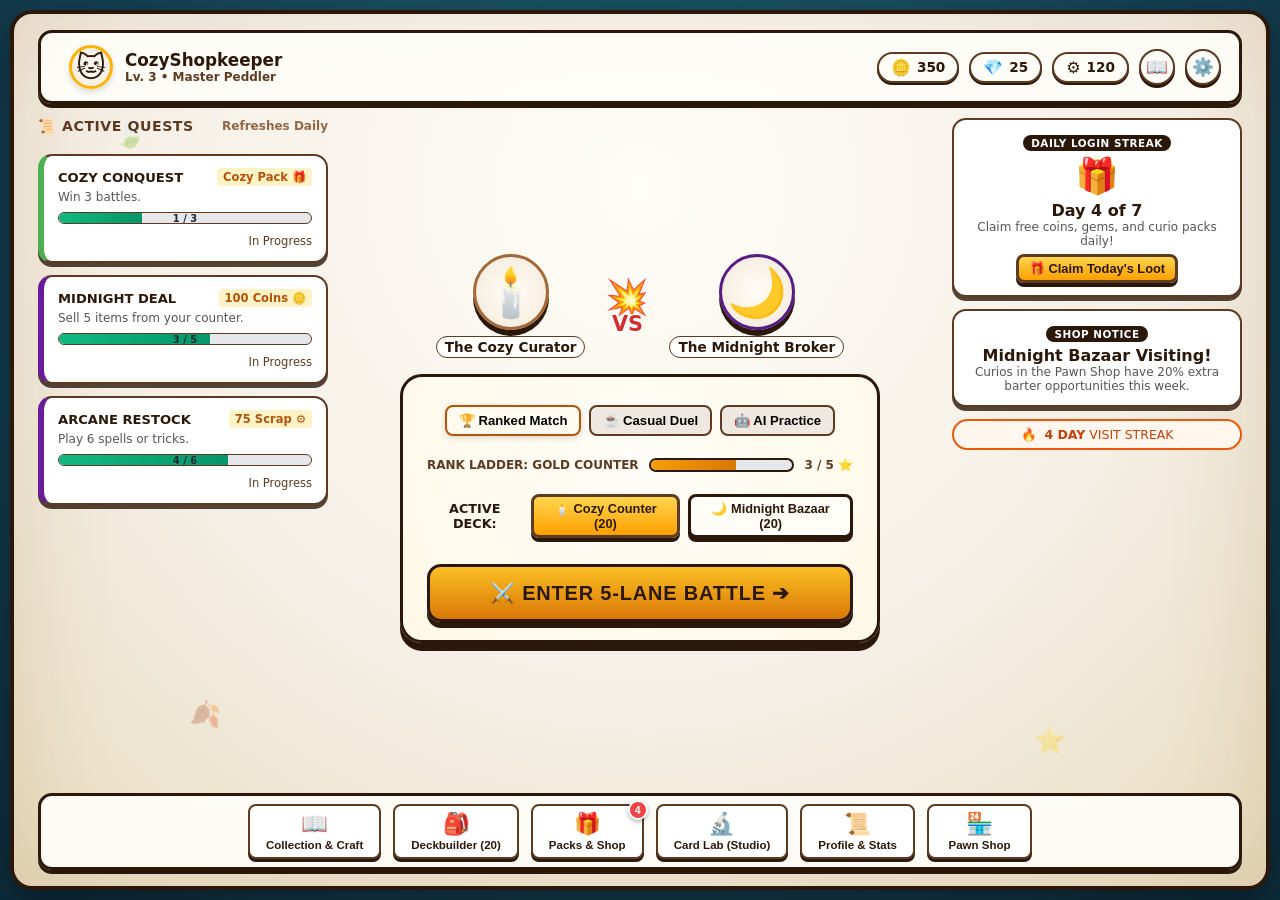
<file: index.html>
<!DOCTYPE html>
<html lang="en">
<head>
  <meta charset="UTF-8">
  <meta name="viewport" content="width=device-width, initial-scale=1.0">
  <meta http-equiv="Cache-Control" content="no-cache, no-store, must-revalidate">
  <meta http-equiv="Pragma" content="no-cache">
  <meta http-equiv="Expires" content="0">
  <title>The Odd Little Shop — Digital Collectible Card Battler</title>
  <link rel="stylesheet" href="css/styles.css?v=2.5.4">
</head>
<body>
  <!-- Master Application Viewport -->
  <main id="app">
    <!-- Populated dynamically by gameApp.js router -->
  </main>

  <!-- ES Module Entrypoint with Complete Module Tree Cache Busting -->
  <script type="module" src="src/ui/gameApp.js?v=2.5.4"></script>
</body>
</html>
</file>
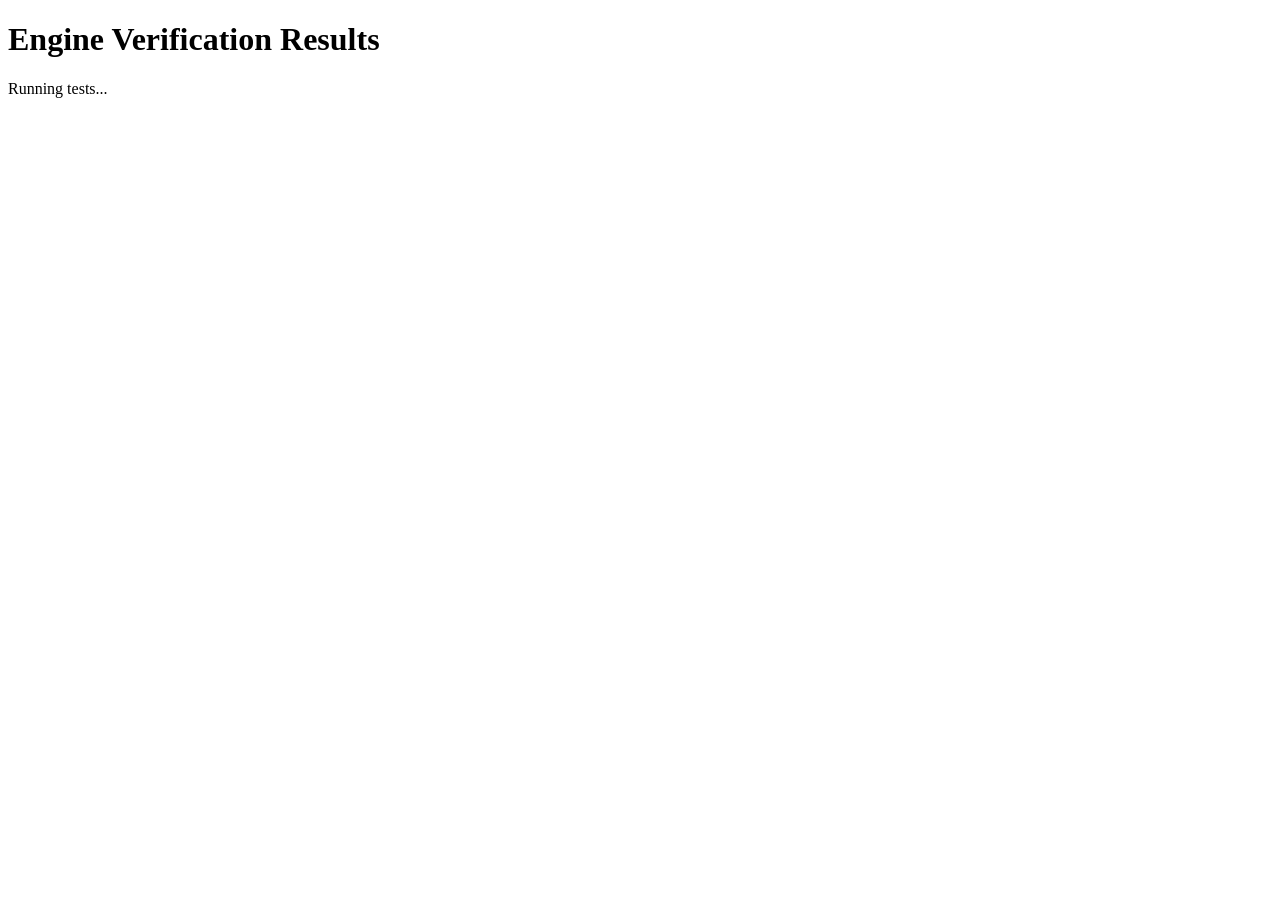
<file: test/testEngine.html>
<!DOCTYPE html>
<html>
<head>
  <title>The Odd Little Shop — Automated Comprehensive Engine Tests</title>
</head>
<body>
  <h1>Engine Verification Results</h1>
  <div id="results">Running tests...</div>

  <script type="module">
    import { DeckManager } from "../src/engine/deckManager.js";
    import { CombatEngine, CombatPhase } from "../src/engine/combatEngine.js";
    import { AIOpponent } from "../src/engine/aiOpponent.js";
    import { createCardInstance } from "../src/engine/cardModel.js";
    import { COZY_COUNTER_CARDS } from "../src/data/cardsCozyCounter.js";
    import { MIDNIGHT_BAZAAR_CARDS } from "../src/data/cardsMidnightBazaar.js";
    import { PackSystem, PACK_TYPES } from "../src/data/packSystem.js";
    import { SaveManager } from "../src/save/saveManager.js";

    const resultsDiv = document.getElementById("results");
    const logs = [];

    function assert(condition, message) {
      if (!condition) {
        throw new Error("FAILED: " + message);
      }
      logs.push("✅ PASS: " + message);
    }

    async function runSuite() {
      try {
        // Test 1: Continuous Deck Loop Reshuffle
        const cards = [
          createCardInstance(COZY_COUNTER_CARDS[0]),
          createCardInstance(COZY_COUNTER_CARDS[1]),
          createCardInstance(COZY_COUNTER_CARDS[2])
        ];
        const dm = new DeckManager(cards);
        assert(dm.drawPile.length === 3, "Initial draw pile has 3 cards");
        
        const drawn1 = dm.drawCards(2);
        assert(drawn1.length === 2, "Drew 2 cards into hand");
        const discarded = dm.discardCardFromHand(drawn1[0].instanceId);
        assert(discarded !== null, "Discarded 1 card to discard pile");

        let reshuffled = false;
        const drawn2 = dm.drawCards(2, () => { reshuffled = true; });
        assert(reshuffled === true, "Continuous Deck Loop auto-reshuffled discard pile!");
        assert(drawn2.length === 2, "Drew both cards without running dry");

        // Test 2: Combat Engine Initialization & 5-Lane Board
        const ai = new AIOpponent("normal");
        const engine = new CombatEngine({
          playerShopkeeperId: "cozy_curator",
          enemyShopkeeperId: "midnight_broker",
          playerDeckInstances: COZY_COUNTER_CARDS.map(c => createCardInstance(c)),
          enemyDeckInstances: MIDNIGHT_BAZAAR_CARDS.map(c => createCardInstance(c)),
          aiController: ai
        });

        engine.startBattle();
        assert(engine.playerLanes.length === 5, "Player has 5 combat lanes");
        assert(engine.enemyLanes.length === 5, "Enemy has 5 combat lanes");
        assert(engine.phase === CombatPhase.PLAYER_PLANNING, "Engine enters PLAYER_PLANNING phase");

        // Test 3: Card Placement on Lane
        const armchairData = COZY_COUNTER_CARDS.find(c => c.id === "cozy_armchair");
        const armchair = createCardInstance(armchairData);
        engine.player.deckManager.hand.push(armchair);
        engine.player.energy = 5;

        const playSuccess = engine.playCard(true, armchair.instanceId, 0);
        assert(playSuccess === true, "Placed Old Armchair in Lane 1");
        assert(engine.playerLanes[0].id === "cozy_armchair", "Lane 1 correctly contains Old Armchair");

        // Test 4: Selling Mechanic & "When Sold" Trigger
        engine.player.health = 25; // Damage slightly to test heal
        const initialCoins = engine.playerCoins;
        const initialHp = engine.player.health;
        const sellCheck = engine.canSellUnit(true, 0);
        assert(sellCheck.allowed === true, "Allowed to sell unit during planning phase");

        const sellSuccess = engine.sellUnit(true, 0);
        assert(sellSuccess === true, "Successfully sold Old Armchair");
        assert(engine.playerLanes[0] === null, "Lane 1 is now empty after sale");
        assert(engine.playerCoins > initialCoins, `Earned Coins from sale (${engine.playerCoins} coins)`);
        assert(engine.player.health === initialHp + 2, "Old Armchair 'When Sold' triggered (+2 HP heal)");

        // Test 5: Selling Limit (1 sale per round)
        const candleData = COZY_COUNTER_CARDS.find(c => c.id === "cozy_candle");
        const candle = createCardInstance(candleData);
        engine.player.deckManager.hand.push(candle);
        engine.player.energy = 5;
        engine.playCard(true, candle.instanceId, 1);

        const secondSellCheck = engine.canSellUnit(true, 1);
        assert(secondSellCheck.allowed === false, "Enforced 1 sale per round limit!");

        // Test 6: AI Opponent Planning
        engine.phase = CombatPhase.OPPONENT_PLANNING;
        engine.enemy.energy = 5;
        await ai.takeTurnAsync(engine);
        // Verify enemy took actions or has board presence
        const enemyUnits = engine.enemyLanes.filter(u => u !== null);
        assert(enemyUnits.length > 0 || engine.enemy.energy < 5, "AI Opponent actively planned and spent energy/deployed stock!");

        // Test 7: Pack Generation & Duplicate Conversion to Scrap
        const existingCopies = { cozy_armchair: 2, cozy_candle: 1 };
        const packResults = PackSystem.openPack("cozy_pack", existingCopies);
        assert(packResults.length === 5, "Booster pack opened exactly 5 cards");
        assert(packResults[4].card.rarity === "rare" || packResults[4].card.rarity === "epic" || packResults[4].card.rarity === "legendary", "Guaranteed Rare or higher in Slot 5");

        // Test 8: Save/Load Schema V2
        const saveState = SaveManager.getInitialSaveState();
        assert(saveState.version === 2, "Save state uses Version 2 schema");
        assert(saveState.decks.cozy_counter.length === 20, "Cozy Counter deck has exactly 20 cards");
        assert(saveState.decks.midnight_bazaar.length === 20, "Midnight Bazaar deck has exactly 20 cards");

        // Test 9: CCG Keyword Execution (Divine Shield & Lifesteal)
        const shieldMinion = createCardInstance({
          id: "test_shield", name: "Wardstone", cost: 2, attack: 2, health: 4,
          keywords: ["divine_shield"]
        });
        const lifestealAttacker = createCardInstance({
          id: "test_vampire", name: "Leech Dagger", cost: 2, attack: 3, health: 3,
          keywords: ["lifesteal"]
        });
        engine.player.health = 20;
        const dealtToShield = engine.applyUnitDamage(shieldMinion, 5, lifestealAttacker, true, 0);
        assert(dealtToShield === 0, "Divine Shield successfully absorbed the 5 damage!");
        assert(shieldMinion.health === 4, "Wardstone took 0 damage while shielded");
        assert(shieldMinion.hasDivineShield === false, "Divine Shield popped after absorbing hit");

        const unshieldedDealt = engine.applyUnitDamage(shieldMinion, 2, lifestealAttacker, false, 0);
        assert(unshieldedDealt === 2, "Unshielded minion took 2 damage");
        assert(shieldMinion.health === 2, "Wardstone health reduced to 2");
        assert(engine.player.health === 22, "Lifesteal healed player Hero for +2 HP!");

        // Test 10: Card Lab Custom Card Model & Save Persistence
        assert(saveState.cardLabIdeas.length >= 2, "Save state includes preloaded custom Card Lab ideas");
        const customCard = saveState.cardLabIdeas[0];
        assert(customCard.name && customCard.type && customCard.cost !== undefined, "Custom Lab card has valid parameters");
        const labInstance = createCardInstance(customCard);
        assert(labInstance.isMinion() === true, "Card Lab minion correctly instantiated");

        // Test 11: Crafting & Disenchanting Economy Verification
        assert(saveState.currency.scrap >= 0, "Scrap currency exists and is non-negative");
        assert(saveState.achievements.length >= 4, "Achievements system initialized with goals");

        logs.push("🎉 ALL 11 OVERHAUL ENGINE & CCG TESTS PASSED SUCCESSFULLY!");
        resultsDiv.innerHTML = logs.map(l => `<p>${l}</p>`).join("");
        document.title = "TESTS_PASSED";
      } catch (err) {
        logs.push("❌ " + err.message);
        resultsDiv.innerHTML = logs.map(l => `<p style="color:red;">${l}</p>`).join("");
        document.title = "TESTS_FAILED";
      }
    }

    runSuite();
  </script>
</body>
</html>
</file>
<file: css/styles.css>
/* The Odd Little Shop — Premium Visual, Animation & Game Feel Overhaul */
:root {
  --bg-gradient: radial-gradient(circle at 50% 30%, #205E6F 0%, #17485A 50%, #0D2C3D 100%);
  --panel-bg: #FFFDF8;
  --panel-card: #F9F5EA;
  --wood-dark: #2B180A;
  --wood-med: #5D3B23;
  --wood-light: #936746;
  --comic-border: 3px solid #2B180A;
  --comic-shadow: 0 6px 0 #2B180A;
  --amber-gold: #FFB300;
  --amber-bright: #FFCA28;
  --cozy-green: #4CAF50;
  --cozy-green-dark: #2E7D32;
  --midnight-violet: #6A1B9A;
  --midnight-accent: #9C27B0;
  --danger-red: #D32F2F;
  --radius-sm: 8px;
  --radius-md: 14px;
  --radius-lg: 22px;
}

* {
  box-sizing: border-box;
  margin: 0;
  padding: 0;
  user-select: none;
}

body {
  font-family: 'Segoe UI', system-ui, -apple-system, sans-serif;
  background: var(--bg-gradient);
  color: var(--wood-dark);
  min-height: 100vh;
  display: flex;
  flex-direction: column;
  overflow-x: hidden;
}

#app {
  flex: 1;
  display: flex;
  flex-direction: column;
  padding: 10px;
  max-width: 1400px;
  margin: 0 auto;
  width: 100%;
}

/* ==========================================================================
   CARTOON BUTTONS & INTERACTION FEEDBACK
   ========================================================================== */
.btn {
  background: var(--panel-bg);
  color: var(--wood-dark);
  border: var(--comic-border);
  box-shadow: 0 4px 0 #2B180A;
  border-radius: var(--radius-sm);
  padding: 8px 16px;
  font-size: 0.95rem;
  font-weight: 800;
  cursor: pointer;
  transition: all 0.15s cubic-bezier(0.175, 0.885, 0.32, 1.275);
  display: inline-flex;
  align-items: center;
  gap: 6px;
}
.btn:hover {
  transform: translateY(-2px);
  box-shadow: 0 6px 0 #2B180A;
  background: #FFF;
}
.btn:active {
  transform: translateY(3px);
  box-shadow: 0 1px 0 #2B180A;
}
.btn-primary {
  background: linear-gradient(180deg, #FFD54F, #FFA000);
  border-color: #5D3B23;
}
.btn-primary:hover {
  background: linear-gradient(180deg, #FFE082, #FFB300);
}
.btn-sm {
  padding: 4px 10px;
  font-size: 0.8rem;
}

/* ==========================================================================
   MAIN MENU & LOBBY VIEWPORT (16:9 STORYBOOK DESIGN SYSTEM)
   ========================================================================== */
.main-menu-container {
  display: flex;
  flex-direction: column;
  justify-content: space-between;
  height: calc(100vh - 20px);
  max-height: 920px;
  background: radial-gradient(circle at 50% 20%, #FFFDF8 0%, #F5EFE6 55%, #E8DCBE 100%);
  border: 4px solid var(--wood-dark);
  border-radius: var(--radius-lg);
  box-shadow: 0 16px 40px rgba(0, 0, 0, 0.4), inset 0 0 100px rgba(139, 90, 43, 0.15);
  padding: 16px 24px;
  position: relative;
  overflow: hidden;
}

/* Ambient Floating Particles */
.particle-ambient {
  position: absolute;
  pointer-events: none;
  font-size: 1.6rem;
  opacity: 0.35;
  animation: floatParticle 8s ease-in-out infinite alternate;
}
.p1 { top: 12%; left: 8%; animation-duration: 9s; }
.p2 { top: 22%; right: 10%; animation-duration: 7s; }
.p3 { bottom: 18%; left: 14%; animation-duration: 11s; }
.p4 { bottom: 15%; right: 16%; animation-duration: 8.5s; }
@keyframes floatParticle {
  0% { transform: translateY(0px) rotate(0deg); opacity: 0.25; }
  50% { transform: translateY(-24px) rotate(15deg); opacity: 0.5; }
  100% { transform: translateY(-40px) rotate(-10deg); opacity: 0.2; }
}

/* Top HUD Bar */
.top-hud-bar {
  display: flex;
  justify-content: space-between;
  align-items: center;
  background: rgba(255, 253, 248, 0.95);
  border: var(--comic-border);
  box-shadow: 0 4px 0 var(--wood-dark);
  border-radius: var(--radius-md);
  padding: 8px 18px;
  z-index: 10;
}
.hud-profile-card {
  display: flex;
  align-items: center;
  gap: 12px;
  cursor: pointer;
  padding: 4px 10px;
  border-radius: var(--radius-sm);
  transition: all 0.15s;
}
.hud-profile-card:hover {
  background: rgba(255, 179, 0, 0.15);
  transform: translateX(2px);
}
.profile-avatar {
  width: 44px;
  height: 44px;
  background: radial-gradient(circle, #FFFDF8, #F3E8D8);
  border: 3px solid var(--amber-gold);
  border-radius: 50%;
  display: flex;
  align-items: center;
  justify-content: center;
  font-size: 1.8rem;
  box-shadow: 0 3px 6px rgba(0,0,0,0.15);
}
.profile-info {
  display: flex;
  flex-direction: column;
}
.profile-name {
  font-size: 1.05rem;
  font-weight: 900;
  color: var(--wood-dark);
}
.profile-level {
  font-size: 0.75rem;
  font-weight: 700;
  color: var(--wood-med);
}

.hud-currencies {
  display: flex;
  align-items: center;
  gap: 10px;
}
.hud-stat-pill {
  display: flex;
  align-items: center;
  gap: 6px;
  background: #FFFDF8;
  border: 2px solid var(--wood-med);
  box-shadow: 0 2px 0 var(--wood-dark);
  border-radius: 20px;
  padding: 4px 12px;
  font-weight: 800;
  font-size: 0.85rem;
}
.pill-icon { font-size: 1rem; }
.btn-icon {
  background: #FFFDF8;
  border: 2px solid var(--wood-med);
  box-shadow: 0 3px 0 var(--wood-dark);
  border-radius: 50%;
  width: 36px;
  height: 36px;
  display: flex;
  align-items: center;
  justify-content: center;
  font-size: 1.1rem;
  cursor: pointer;
  transition: all 0.15s;
}
.btn-icon:hover {
  transform: translateY(-2px);
  background: #FFF;
  box-shadow: 0 5px 0 var(--wood-dark);
}
.btn-icon:active {
  transform: translateY(2px);
  box-shadow: 0 1px 0 var(--wood-dark);
}

/* 3-Column Main Content Body */
.menu-main-content {
  display: grid;
  grid-template-columns: 290px 1fr 290px;
  gap: 20px;
  flex: 1;
  min-height: 0;
  margin: 14px 0;
  z-index: 5;
}

.menu-side-col {
  display: flex;
  flex-direction: column;
  gap: 12px;
  overflow-y: auto;
}
.col-title {
  font-size: 0.88rem;
  font-weight: 900;
  color: var(--wood-med);
  letter-spacing: 0.04em;
  display: flex;
  align-items: center;
  gap: 6px;
}

/* Mission & Quest Cards */
.mission-card {
  background: white;
  border: 2.5px solid var(--wood-med);
  border-radius: var(--radius-md);
  box-shadow: 0 4px 0 rgba(43, 24, 10, 0.8);
  padding: 12px 14px;
  transition: transform 0.15s;
}
.mission-card:hover {
  transform: translateY(-2px);
}
.mission-card.cozy-mission {
  border-left: 6px solid var(--cozy-green);
}
.mission-card.midnight-mission {
  border-left: 6px solid var(--midnight-violet);
}
.mission-card.ready-mission {
  border-color: var(--amber-gold);
  background: #FFFDF0;
  box-shadow: 0 4px 12px rgba(255, 179, 0, 0.35);
}
.mission-header {
  display: flex;
  justify-content: space-between;
  align-items: center;
  font-size: 0.82rem;
  margin-bottom: 4px;
}
.mission-reward-tag {
  background: #FEF3C7;
  color: #B45309;
  font-weight: 800;
  font-size: 0.72rem;
  padding: 2px 6px;
  border-radius: 4px;
}
.mission-desc {
  font-size: 0.75rem;
  color: #555;
  margin-bottom: 8px;
}
.mission-progress-bar {
  height: 12px;
  background: #E5E7EB;
  border: 1.5px solid var(--wood-med);
  border-radius: 6px;
  position: relative;
  overflow: hidden;
}
.mission-progress-fill {
  height: 100%;
  background: linear-gradient(90deg, #10B981, #059669);
  transition: width 0.3s ease;
}
.progress-text {
  position: absolute;
  top: 0; left: 0; right: 0; bottom: 0;
  display: flex;
  align-items: center;
  justify-content: center;
  font-size: 0.62rem;
  font-weight: 900;
  color: #1F2937;
}

/* Center Battle Stage */
.menu-center-col {
  display: flex;
  flex-direction: column;
  justify-content: center;
  align-items: center;
  gap: 16px;
}

.rivals-stage {
  display: flex;
  align-items: center;
  justify-content: center;
  gap: 20px;
  width: 100%;
}
.rival-figure {
  display: flex;
  flex-direction: column;
  align-items: center;
  gap: 6px;
}
.rival-portrait {
  width: 76px;
  height: 76px;
  background: radial-gradient(circle, #FFFDF8, #F3E8D8);
  border: 3.5px solid var(--wood-dark);
  box-shadow: 0 6px 0 var(--wood-dark);
  border-radius: 50%;
  display: flex;
  align-items: center;
  justify-content: center;
  font-size: 3rem;
  transition: transform 0.2s;
}
.cozy-rival .rival-portrait { border-color: #A26838; }
.midnight-rival .rival-portrait { border-color: #581C87; }
.rival-figure:hover .rival-portrait { transform: scale(1.08) rotate(-4deg); }
.rival-tag {
  font-weight: 900;
  font-size: 0.85rem;
  color: var(--wood-dark);
  background: rgba(255, 255, 255, 0.85);
  border: 1.5px solid var(--wood-med);
  padding: 2px 8px;
  border-radius: 12px;
}

.rival-clash-sparkle {
  display: flex;
  flex-direction: column;
  align-items: center;
  position: relative;
}
.sparkle-burst { font-size: 2.2rem; animation: pulseGlow 1.5s infinite; }
.vs-text {
  font-weight: 900;
  font-size: 1.3rem;
  color: #D32F2F;
  text-shadow: 1px 1px 0 #FFF, -1px -1px 0 #FFF, 1px -1px 0 #FFF, -1px 1px 0 #FFF;
  margin-top: -6px;
}

/* Battle Hero Action Panel */
.battle-hero-panel {
  background: radial-gradient(circle at 50% 30%, #FFFDF8 0%, #FFF8E7 100%);
  border: 3.5px solid var(--wood-dark);
  box-shadow: 0 8px 0 var(--wood-dark);
  border-radius: var(--radius-lg);
  padding: 18px 24px;
  width: 100%;
  max-width: 480px;
  display: flex;
  flex-direction: column;
  align-items: center;
  text-align: center;
  gap: 12px;
}
.battle-rank-bar {
  display: flex;
  align-items: center;
  gap: 10px;
  width: 100%;
  font-size: 0.75rem;
  font-weight: 800;
  color: var(--wood-med);
}
.rank-meter {
  flex: 1;
  height: 14px;
  background: #E5E7EB;
  border: 2px solid var(--wood-dark);
  border-radius: 8px;
  overflow: hidden;
}
.rank-meter-fill {
  height: 100%;
  background: linear-gradient(90deg, #F59E0B, #D97706);
}

.btn-play-hero {
  width: 100%;
  background: linear-gradient(180deg, #FBBF24 0%, #D97706 100%);
  color: #2B180A;
  border: 3.5px solid var(--wood-dark);
  box-shadow: 0 6px 0 var(--wood-dark);
  border-radius: var(--radius-md);
  padding: 14px 24px;
  font-size: 1.25rem;
  font-weight: 900;
  cursor: pointer;
  letter-spacing: 0.04em;
  transition: all 0.15s cubic-bezier(0.175, 0.885, 0.32, 1.275);
}
.btn-play-hero:hover {
  background: linear-gradient(180deg, #FCD34D 0%, #F59E0B 100%);
  transform: translateY(-3px);
  box-shadow: 0 9px 0 var(--wood-dark);
}
.btn-play-hero:active {
  transform: translateY(4px);
  box-shadow: 0 2px 0 var(--wood-dark);
}

/* Side Features: Daily & News Cards */
.side-feature-card {
  background: white;
  border: 2.5px solid var(--wood-med);
  border-radius: var(--radius-md);
  box-shadow: 0 4px 0 rgba(43, 24, 10, 0.8);
  padding: 12px 14px;
  text-align: center;
}
.card-badge {
  display: inline-block;
  background: var(--wood-dark);
  color: white;
  font-size: 0.65rem;
  font-weight: 900;
  padding: 2px 8px;
  border-radius: 10px;
  letter-spacing: 0.05em;
}
.streak-tracker-pill {
  display: flex;
  align-items: center;
  justify-content: center;
  gap: 8px;
  background: #FFF7ED;
  border: 2px solid #EA580C;
  border-radius: 20px;
  padding: 6px 12px;
  font-size: 0.78rem;
  color: #C2410C;
}

/* Bottom Navigation Bar */
.bottom-nav-bar {
  display: flex;
  justify-content: center;
  gap: 12px;
  background: rgba(255, 253, 248, 0.95);
  border: var(--comic-border);
  box-shadow: 0 4px 0 var(--wood-dark);
  border-radius: var(--radius-md);
  padding: 8px 16px;
  z-index: 10;
}
.nav-item {
  display: flex;
  flex-direction: column;
  align-items: center;
  justify-content: center;
  background: white;
  border: 2px solid var(--wood-med);
  box-shadow: 0 3px 0 var(--wood-dark);
  border-radius: var(--radius-sm);
  padding: 6px 16px;
  cursor: pointer;
  position: relative;
  min-width: 105px;
  transition: all 0.15s cubic-bezier(0.175, 0.885, 0.32, 1.275);
}
.nav-item:hover {
  transform: translateY(-3px);
  background: #FFFDF0;
  border-color: var(--amber-gold);
  box-shadow: 0 5px 0 var(--wood-dark);
}
.nav-item:active {
  transform: translateY(2px);
  box-shadow: 0 1px 0 var(--wood-dark);
}
.nav-icon { font-size: 1.35rem; line-height: 1.1; }
.nav-label { font-size: 0.72rem; font-weight: 800; color: var(--wood-dark); margin-top: 3px; }
.nav-bubble {
  position: absolute;
  top: -6px;
  right: -6px;
  background: #EF4444;
  color: white;
  border: 2px solid white;
  border-radius: 50%;
  width: 20px;
  height: 20px;
  display: flex;
  align-items: center;
  justify-content: center;
  font-size: 0.65rem;
  font-weight: 900;
  box-shadow: 0 2px 4px rgba(0,0,0,0.3);
}

/* ==========================================================================
   BATTLE ARENA: EXPANDED 2-COLUMN VIEWPORT (NO RIGHT-SIDE TEXT CHAT)
   ========================================================================== */
.battle-arena {
  display: grid;
  grid-template-columns: 260px 1fr;
  gap: 16px;
  height: calc(100vh - 30px);
  position: relative;
}

/* Screen Shake Keyframes */
.anim-screen-shake {
  animation: screenShakeLight 0.3s ease-in-out;
}
.anim-screen-shake-heavy {
  animation: screenShakeHeavy 0.4s ease-in-out;
}
@keyframes screenShakeLight {
  0%, 100% { transform: translate(0, 0); }
  20% { transform: translate(-3px, 2px); }
  40% { transform: translate(3px, -2px); }
  60% { transform: translate(-2px, 1px); }
  80% { transform: translate(2px, -1px); }
}
@keyframes screenShakeHeavy {
  0%, 100% { transform: translate(0, 0); }
  20% { transform: translate(-7px, 5px) rotate(-0.5deg); }
  40% { transform: translate(7px, -5px) rotate(0.5deg); }
  60% { transform: translate(-5px, 3px); }
  80% { transform: translate(5px, -3px); }
}

/* Left Sidebar: Shopkeeper, Selling Drawer & Abilities */
.sidebar-panel {
  background: var(--panel-card);
  border: var(--comic-border);
  border-radius: var(--radius-md);
  padding: 14px;
  display: flex;
  flex-direction: column;
  gap: 10px;
  box-shadow: var(--comic-shadow);
  z-index: 5;
}
.shopkeeper-card {
  background: #FFF;
  border: 2px solid var(--wood-light);
  border-radius: var(--radius-sm);
  padding: 10px;
  text-align: center;
  position: relative;
}
.shopkeeper-portrait {
  font-size: 3.2rem;
  animation: portraitBreathing 4s ease-in-out infinite;
}
@keyframes portraitBreathing {
  0%, 100% { transform: scale(1) translateY(0); }
  50% { transform: scale(1.04) translateY(-3px); }
}
.shopkeeper-name { font-weight: 900; font-size: 1.15rem; }
.shopkeeper-title { font-size: 0.78rem; color: var(--wood-med); font-weight: 600; }

.meter-bar {
  background: #E0D7C6;
  border-radius: 10px;
  height: 20px;
  position: relative;
  overflow: hidden;
  border: 2px solid var(--wood-med);
  margin-top: 4px;
}
.meter-fill-hp { background: linear-gradient(90deg, #E53935, #43A047); height: 100%; transition: width 0.35s ease; }
.meter-fill-energy { background: linear-gradient(90deg, #1E88E5, #64B5F6); height: 100%; transition: width 0.35s ease; }
.meter-fill-kassa { background: linear-gradient(90deg, #FFA000, #FFD54F); height: 100%; transition: width 0.35s ease; }
.meter-label {
  position: absolute;
  top: 0; left: 0; right: 0; bottom: 0;
  display: flex; align-items: center; justify-content: center;
  font-size: 0.75rem; font-weight: 800; color: #1A0D08;
}

/* Interactive Sell Drawer */
.sell-action-box {
  background: linear-gradient(135deg, #FFF8E1, #FFECB3);
  border: 2px solid #FFA000;
  border-radius: var(--radius-sm);
  padding: 8px 10px;
  text-align: center;
  animation: pulseSlot 1.5s infinite;
}

.abilities-list { display: flex; flex-direction: column; gap: 6px; }
.ability-btn {
  background: #FFF;
  border: 2px solid var(--wood-light);
  border-radius: var(--radius-sm);
  padding: 6px 10px;
  font-size: 0.82rem;
  cursor: pointer;
  text-align: left;
  transition: all 0.15s;
}
.ability-btn:hover:not(:disabled) { background: #FFF9C4; border-color: var(--amber-gold); transform: translateY(-1px); }
.ability-btn:disabled { opacity: 0.5; cursor: not-allowed; }
.signature-btn {
  border: 2px solid var(--amber-gold);
  background: #FFFDE7;
  animation: pulseSlot 2s infinite;
}

.piles-status {
  display: flex;
  justify-content: space-around;
  background: #EDE6D6;
  border: 1px solid var(--wood-light);
  padding: 6px;
  border-radius: var(--radius-sm);
  font-size: 0.82rem;
  font-weight: 800;
}

/* Center Battlefield (Dominant 5-Lane Stage) */
.battlefield-container {
  display: flex;
  flex-direction: column;
  justify-content: space-between;
  gap: 10px;
  position: relative;
}

.enemy-area {
  display: flex;
  justify-content: space-between;
  align-items: center;
  background: rgba(244, 238, 220, 0.9);
  border: var(--comic-border);
  box-shadow: var(--comic-shadow);
  padding: 8px 20px;
  border-radius: var(--radius-sm);
}

.lanes-board {
  background: #E8DFC8;
  border: 5px solid var(--wood-med);
  border-radius: var(--radius-lg);
  box-shadow: inset 0 6px 16px rgba(0,0,0,0.25), 0 8px 0 #2B180A;
  display: grid;
  grid-template-rows: 1fr 38px 1fr;
  padding: 14px;
  flex: 1;
  position: relative;
}
.lanes-row {
  display: grid;
  grid-template-columns: repeat(5, 1fr);
  gap: 12px;
}
.lane-divider {
  display: flex;
  align-items: center;
  justify-content: center;
  font-weight: 900;
  color: #795548;
  letter-spacing: 3px;
  font-size: 0.85rem;
  border-top: 3px dashed #B8A88A;
  border-bottom: 3px dashed #B8A88A;
}

.lane-slot {
  background: rgba(255, 255, 255, 0.55);
  border: 3px dashed #B8A88A;
  border-radius: var(--radius-sm);
  min-height: 125px;
  display: flex;
  flex-direction: column;
  align-items: center;
  justify-content: center;
  position: relative;
  cursor: pointer;
  transition: all 0.2s cubic-bezier(0.175, 0.885, 0.32, 1.275);
}
.lane-slot.selectable {
  border-color: #2E7D32;
  background: rgba(129, 199, 132, 0.35);
  animation: pulseSlot 1.2s infinite;
}
.lane-slot.selected-lane {
  border-color: #FF8F00;
  background: rgba(255, 224, 130, 0.5);
  box-shadow: 0 0 14px rgba(255, 143, 0, 0.6);
}
.lane-slot.locked {
  background: rgba(198, 40, 40, 0.25);
  border-color: var(--danger-red);
  cursor: not-allowed;
}
.lane-badge {
  position: absolute;
  top: 4px;
  left: 6px;
  font-size: 0.68rem;
  font-weight: 800;
  color: #8D6E63;
}

/* ==========================================================================
   LIVING UNIT IDLE & COMBAT ANIMATIONS
   ========================================================================== */
.card-unit {
  background: #FFFDF9;
  border: 3px solid var(--wood-light);
  border-radius: var(--radius-sm);
  width: 100%;
  height: 100%;
  padding: 6px;
  display: flex;
  flex-direction: column;
  justify-content: space-between;
  box-shadow: 0 4px 8px rgba(0,0,0,0.18);
  position: relative;
  transition: transform 0.2s ease, box-shadow 0.2s ease;
  animation: unitBreathing 3s ease-in-out infinite;
}
@keyframes unitBreathing {
  0%, 100% { transform: translateY(0); }
  50% { transform: translateY(-2px); }
}

.card-unit.swift {
  border-color: #0288D1;
  box-shadow: 0 0 10px rgba(2, 136, 209, 0.6);
}
.card-unit.taunt {
  border-color: #E65100;
  box-shadow: 0 0 10px rgba(230, 81, 0, 0.6);
}

.unit-emoji-container {
  text-align: center;
  font-size: 2.4rem;
  margin: 2px 0;
  transition: transform 0.2s;
}

/* Category-Specific Idle Keyframes */
.idle-candle { animation: candleFlicker 1.8s ease-in-out infinite; }
@keyframes candleFlicker {
  0%, 100% { transform: scale(1) rotate(0deg); }
  25% { transform: scale(1.05) rotate(2deg); }
  75% { transform: scale(0.97) rotate(-2deg); }
}
.idle-wobble { animation: furnitureWobble 4s ease-in-out infinite; }
@keyframes furnitureWobble {
  0%, 100% { transform: rotate(0deg); }
  50% { transform: rotate(1.5deg); }
}

/* Procedural Combat Animations */
.anim-lunge-up {
  animation: lungeUp 0.26s cubic-bezier(0.175, 0.885, 0.32, 1.275);
}
@keyframes lungeUp {
  0% { transform: translateY(0); }
  50% { transform: translateY(-40px) scale(1.12); }
  100% { transform: translateY(0); }
}

.anim-lunge-down {
  animation: lungeDown 0.26s cubic-bezier(0.175, 0.885, 0.32, 1.275);
}
@keyframes lungeDown {
  0% { transform: translateY(0); }
  50% { transform: translateY(40px) scale(1.12); }
  100% { transform: translateY(0); }
}

.anim-swift-sweep {
  animation: swiftSweep 0.22s ease-in-out;
}
@keyframes swiftSweep {
  0% { transform: rotate(0deg); }
  40% { transform: rotate(-25deg) scale(1.2); }
  80% { transform: rotate(20deg) scale(1.1); }
  100% { transform: rotate(0deg); }
}

.anim-hit-squash {
  animation: hitSquash 0.3s ease-out;
}
@keyframes hitSquash {
  0% { transform: scale(1); filter: brightness(1.8) contrast(1.5); }
  35% { transform: scale(0.85, 1.15); filter: sepia(1) hue-rotate(-50deg) saturate(3); }
  70% { transform: scale(1.08, 0.92); }
  100% { transform: scale(1); filter: none; }
}

.anim-death-crumble {
  animation: deathCrumble 0.35s forwards ease-in;
}
@keyframes deathCrumble {
  0% { transform: scale(1) rotate(0deg); opacity: 1; }
  50% { transform: scale(1.1) rotate(15deg); filter: grayscale(0.8); }
  100% { transform: scale(0.2) rotate(-30deg) translateY(40px); opacity: 0; }
}

.anim-summon-land {
  animation: summonLand 0.35s cubic-bezier(0.175, 0.885, 0.32, 1.275);
}
@keyframes summonLand {
  0% { transform: translateY(-60px) scale(0.5); opacity: 0; }
  70% { transform: translateY(4px) scale(1.15, 0.85); opacity: 1; }
  100% { transform: translateY(0) scale(1); }
}

/* Magic Projectile Flying */
.magic-projectile {
  position: fixed;
  font-size: 2rem;
  z-index: 1000;
  pointer-events: none;
  filter: drop-shadow(0 0 10px #FFD54F);
}

/* Floating Combat Text */
.floating-combat-text {
  position: fixed;
  transform: translate(-50%, -50%);
  font-weight: 900;
  font-size: 1.6rem;
  pointer-events: none;
  z-index: 1100;
  animation: floatTextBounce 0.85s forwards ease-out;
  text-shadow: 2px 2px 0 #000, -2px -2px 0 #000, 2px -2px 0 #000, -2px 2px 0 #000;
}
.float-damage { color: #FF3D00; }
.float-heal { color: #00E676; }
.float-sell { color: #FFD600; font-size: 1.8rem; }
.float-buff { color: #FFD54F; }
@keyframes floatTextBounce {
  0% { transform: translate(-50%, -50%) scale(0.6); opacity: 0; }
  25% { transform: translate(-50%, -85px) scale(1.3); opacity: 1; }
  75% { transform: translate(-50%, -115px) scale(1); opacity: 1; }
  100% { transform: translate(-50%, -145px) scale(0.8); opacity: 0; }
}

/* ==========================================================================
   ARCHED FANNED-OUT HAND LAYOUT
   ========================================================================== */
.player-controls {
  display: flex;
  flex-direction: column;
  gap: 8px;
}
.action-bar {
  display: flex;
  justify-content: space-between;
  align-items: center;
  background: var(--panel-card);
  border: var(--comic-border);
  box-shadow: var(--comic-shadow);
  border-radius: var(--radius-sm);
  padding: 6px 16px;
}
.btn-open-shop {
  background: radial-gradient(circle, #FFE082, #FFA000);
  border: 3px solid #5D3B23;
  color: #3E2723;
  font-size: 1.15rem;
  font-weight: 900;
  padding: 8px 26px;
  border-radius: 25px;
  box-shadow: 0 5px 0 #5D3B23;
  cursor: pointer;
  transition: all 0.15s;
}
.btn-open-shop:hover { transform: scale(1.05); }

/* Fanned Arched Hand */
.hand-container {
  display: flex;
  justify-content: center;
  align-items: flex-end;
  height: 165px;
  padding: 0 20px;
  position: relative;
}
.hand-card {
  width: 110px;
  height: 155px;
  background: #FFFDF8;
  border: 3px solid var(--wood-light);
  border-radius: var(--radius-sm);
  padding: 6px;
  display: flex;
  flex-direction: column;
  justify-content: space-between;
  cursor: pointer;
  margin: 0 -12px;
  position: relative;
  box-shadow: 0 8px 16px rgba(0,0,0,0.3);
  transition: transform 0.22s cubic-bezier(0.175, 0.885, 0.32, 1.275), box-shadow 0.22s ease;
  transform-origin: bottom center;
}
.hand-card:hover {
  transform: translateY(-28px) scale(1.18) rotate(0deg) !important;
  border-color: var(--amber-gold);
  box-shadow: 0 16px 28px rgba(0,0,0,0.4);
  z-index: 100 !important;
}
.hand-card.selected {
  border-color: #2E7D32;
  box-shadow: 0 0 16px rgba(46, 125, 50, 0.8);
  transform: translateY(-36px) scale(1.2) rotate(0deg) !important;
  z-index: 110 !important;
}
.hand-card.playable {
  box-shadow: 0 0 10px rgba(255, 179, 0, 0.6);
  border-color: #FFA000;
}
.hand-card.unplayable {
  opacity: 0.55;
}

/* ==========================================================================
   PREMIUM CARD FRAMES PER FACTION & RARITY
   ========================================================================== */
.card-unit, .hand-card, .collection-card {
  border-width: 3px;
}
/* Faction A: The Cozy Counter (Carved Oak & Gold Leaf) */
.faction-cozy {
  background: radial-gradient(circle at 50% 30%, #FFFDF9 60%, #F5EBD7 100%);
  border-color: #8D5A36;
}
/* Faction B: The Midnight Bazaar (Obsidian Velvet & Brass) */
.faction-midnight {
  background: radial-gradient(circle at 50% 30%, #2A1F3D 60%, #171124 100%);
  border-color: #B388FF;
  color: #FFF8E7;
}
.faction-midnight .card-desc { color: #D1C4E9; }

/* Rarity Jewels */
.rarity-jewel {
  width: 10px;
  height: 10px;
  border-radius: 50%;
  display: inline-block;
  border: 1px solid #000;
}
.jewel-common { background: #B0BEC5; }
.jewel-uncommon { background: #43A047; box-shadow: 0 0 4px #43A047; }
.jewel-rare { background: #1E88E5; box-shadow: 0 0 6px #1E88E5; }
.jewel-epic { background: #8E24AA; box-shadow: 0 0 8px #8E24AA; }
.jewel-legendary { background: #FF8F00; box-shadow: 0 0 10px #FFA000; }

.card-cost-gem {
  background: linear-gradient(135deg, #42A5F5, #1565C0);
  color: white;
  border: 2px solid #0D47A1;
  border-radius: 50%;
  width: 22px;
  height: 22px;
  display: flex;
  align-items: center;
  justify-content: center;
  font-size: 0.75rem;
  font-weight: 900;
}
.stat-badge-atk {
  background: linear-gradient(135deg, #EF5350, #C62828);
  color: white;
  border: 2px solid #5C0000;
  border-radius: 50%;
  width: 24px;
  height: 24px;
  display: flex;
  align-items: center;
  justify-content: center;
  font-size: 0.78rem;
  font-weight: 900;
}
.stat-badge-hp {
  background: linear-gradient(135deg, #66BB6A, #2E7D32);
  color: white;
  border: 2px solid #003300;
  border-radius: 50%;
  width: 24px;
  height: 24px;
  display: flex;
  align-items: center;
  justify-content: center;
  font-size: 0.78rem;
  font-weight: 900;
}

/* ==========================================================================
   3D PACK OPENING SCREEN & CEREMONY
   ========================================================================== */
.pack-screen-container, .pack-reveal-container {
  background: var(--panel-card);
  border: var(--comic-border);
  box-shadow: var(--comic-shadow);
  border-radius: var(--radius-md);
  padding: 24px;
  height: calc(100vh - 40px);
  display: flex;
  flex-direction: column;
}
.pack-grid {
  display: grid;
  grid-template-columns: repeat(3, 1fr);
  gap: 24px;
  margin-top: 30px;
}
.pack-card {
  background: #FFF;
  border: var(--comic-border);
  box-shadow: var(--comic-shadow);
  border-radius: var(--radius-md);
  padding: 22px;
  text-align: center;
  display: flex;
  flex-direction: column;
  align-items: center;
  justify-content: space-between;
  height: 330px;
  transition: transform 0.2s;
}
.pack-card:hover { transform: translateY(-4px); }
.pack-art { font-size: 4.5rem; margin: 10px 0; }

/* 3D Arc Card Flipping */
.reveal-cards-row {
  display: flex;
  justify-content: center;
  align-items: center;
  gap: 16px;
  margin-top: 24px;
}
.reveal-card-slot {
  width: 145px;
  height: 210px;
  perspective: 1000px;
  cursor: pointer;
}
.reveal-card-inner {
  position: relative;
  width: 100%;
  height: 100%;
  transition: transform 0.6s cubic-bezier(0.175, 0.885, 0.32, 1.275);
  transform-style: preserve-3d;
}
.reveal-card-slot.flipped .reveal-card-inner {
  transform: rotateY(180deg);
}
.card-face {
  position: absolute;
  width: 100%;
  height: 100%;
  backface-visibility: hidden;
  border-radius: var(--radius-sm);
  border: 3px solid var(--wood-med);
  padding: 10px;
  display: flex;
  flex-direction: column;
  justify-content: space-between;
  box-shadow: 0 8px 18px rgba(0,0,0,0.25);
}
.card-back {
  background: radial-gradient(circle, #3E2723, #1A0D08);
  color: #FFF8E1;
  align-items: center;
  justify-content: center;
  text-align: center;
}
.card-front {
  background: #FFFDF9;
  transform: rotateY(180deg);
}

.new-card-stamp {
  position: absolute;
  top: -8px;
  right: -8px;
  background: #FFD600;
  color: #3E2723;
  border: 2px solid #5D3B23;
  border-radius: 50%;
  width: 36px;
  height: 36px;
  display: flex;
  align-items: center;
  justify-content: center;
  font-weight: 900;
  font-size: 0.75rem;
  box-shadow: 0 4px 6px rgba(0,0,0,0.3);
  animation: stampBounce 0.4s cubic-bezier(0.175, 0.885, 0.32, 1.275);
}
@keyframes stampBounce {
  0% { transform: scale(2) rotate(30deg); opacity: 0; }
  100% { transform: scale(1) rotate(-10deg); opacity: 1; }
}

/* Modals & Screens */
.modal-overlay {
  position: fixed;
  top: 0; left: 0; right: 0; bottom: 0;
  background: rgba(15, 25, 35, 0.8);
  display: flex;
  align-items: center;
  justify-content: center;
  z-index: 1000;
}
.modal-content {
  background: var(--panel-card);
  border: 4px solid var(--wood-med);
  border-radius: var(--radius-md);
  padding: 24px;
  max-width: 850px;
  width: 90%;
  max-height: 85vh;
  overflow-y: auto;
  box-shadow: 0 14px 35px rgba(0,0,0,0.5);
}

/* ==========================================================================
   CARD LAB / CREATIVE STUDIO STYLING
   ========================================================================== */
.card-lab-container {
  display: flex;
  flex-direction: column;
  height: calc(100vh - 40px);
  background: var(--panel-card);
  border: var(--comic-border);
  box-shadow: var(--comic-shadow);
  border-radius: var(--radius-md);
  padding: 16px 20px;
  overflow: hidden;
}

.lab-header {
  display: flex;
  justify-content: space-between;
  align-items: center;
  border-bottom: 3px solid var(--wood-med);
  padding-bottom: 12px;
  margin-bottom: 12px;
}
.lab-header-left {
  display: flex;
  align-items: center;
  gap: 14px;
}
.lab-title {
  font-size: 1.4rem;
  font-weight: 900;
  color: var(--wood-dark);
}
.lab-header-actions {
  display: flex;
  gap: 8px;
}

.lab-workspace {
  display: grid;
  grid-template-columns: 360px 1fr 300px;
  gap: 16px;
  flex: 1;
  min-height: 0;
}

.lab-panel {
  background: rgba(255, 255, 255, 0.7);
  border: 2px solid var(--wood-med);
  border-radius: var(--radius-md);
  padding: 14px;
  display: flex;
  flex-direction: column;
  overflow-y: auto;
}

.panel-section-title {
  font-size: 0.85rem;
  font-weight: 900;
  color: var(--wood-med);
  letter-spacing: 0.05em;
  margin-bottom: 10px;
  border-bottom: 1px solid rgba(0,0,0,0.08);
  padding-bottom: 4px;
}

.lab-field-group {
  margin-bottom: 10px;
}
.lab-label {
  display: block;
  font-size: 0.75rem;
  font-weight: 800;
  color: var(--wood-dark);
  margin-bottom: 4px;
}
.lab-input, .lab-select, .lab-textarea {
  width: 100%;
  padding: 6px 10px;
  border: 2px solid var(--wood-med);
  border-radius: var(--radius-sm);
  font-family: inherit;
  font-size: 0.85rem;
  background: #FFFDF9;
  box-sizing: border-box;
}
.lab-input:focus, .lab-select:focus, .lab-textarea:focus {
  outline: none;
  border-color: var(--cozy-gold);
  box-shadow: 0 0 0 2px rgba(245, 158, 11, 0.25);
}
.lab-row-2 {
  display: grid;
  grid-template-columns: 1fr 1fr;
  gap: 8px;
}

/* Stat Dials */
.lab-stats-grid {
  display: grid;
  grid-template-columns: repeat(3, 1fr);
  gap: 8px;
  margin-bottom: 10px;
}
.stat-dial {
  background: #F5EFEB;
  border: 2px solid var(--wood-med);
  border-radius: var(--radius-sm);
  padding: 6px;
  text-align: center;
}
.stat-dial-label {
  display: block;
  font-size: 0.65rem;
  font-weight: 900;
  color: var(--wood-med);
}
.dial-controls {
  display: flex;
  align-items: center;
  justify-content: center;
  gap: 6px;
  margin-top: 4px;
}
.btn-dial {
  background: var(--wood-med);
  color: white;
  border: none;
  border-radius: 4px;
  width: 20px;
  height: 20px;
  cursor: pointer;
  font-weight: bold;
}
.dial-val {
  font-size: 1.1rem;
  font-weight: 900;
  min-width: 22px;
}

/* Keywords Chips */
.keyword-chips-container {
  display: flex;
  flex-wrap: wrap;
  gap: 5px;
}
.keyword-chip {
  background: #EFE8E1;
  border: 1.5px solid var(--wood-med);
  border-radius: 12px;
  padding: 3px 8px;
  font-size: 0.72rem;
  font-weight: 700;
  cursor: pointer;
  transition: all 0.15s;
}
.keyword-chip.active {
  background: var(--cozy-gold);
  color: #3E2723;
  border-color: #B45309;
  box-shadow: 0 2px 4px rgba(0,0,0,0.15);
}

/* Guided Effect Constructor */
.guided-effect-box {
  background: #FAF5EE;
  border: 1.5px dashed var(--wood-med);
  border-radius: var(--radius-sm);
  padding: 8px;
  margin-bottom: 10px;
}

/* WYSIWYG Live Preview Card */
.lab-preview-stage {
  align-items: center;
  justify-content: center;
  background: radial-gradient(circle, #FAF7F2 40%, #EDE4D8 100%);
}
.preview-card-wrapper {
  perspective: 800px;
  padding: 10px;
}
.preview-curio-card {
  width: 220px;
  height: 320px;
  background: #FFFDF9;
  border: 4px solid #8D6E63;
  border-radius: 14px;
  box-shadow: 0 12px 28px rgba(0,0,0,0.35);
  position: relative;
  display: flex;
  flex-direction: column;
  padding: 10px;
  box-sizing: border-box;
  transition: transform 0.2s ease;
}
.preview-curio-card:hover {
  transform: translateY(-6px) scale(1.02);
}
.preview-curio-card.faction-cozy_counter {
  border-color: #A26838;
  background: linear-gradient(180deg, #FFFDF8 0%, #F5E9D6 100%);
}
.preview-curio-card.faction-midnight_bazaar {
  border-color: #581C87;
  background: linear-gradient(180deg, #FDF4FF 0%, #E9D5FF 100%);
}
.preview-curio-card.rarity-legendary {
  box-shadow: 0 0 18px rgba(245, 158, 11, 0.6), 0 12px 28px rgba(0,0,0,0.4);
}

.preview-mana-gem {
  position: absolute;
  top: -10px;
  left: -10px;
  width: 38px;
  height: 38px;
  background: radial-gradient(circle, #60A5FA, #1E40AF);
  color: white;
  border: 2.5px solid #FFFFFF;
  border-radius: 50%;
  display: flex;
  align-items: center;
  justify-content: center;
  font-weight: 900;
  font-size: 1.15rem;
  box-shadow: 0 4px 8px rgba(0,0,0,0.3);
  z-index: 5;
}
.preview-rarity-gem {
  position: absolute;
  top: 6px;
  right: 8px;
  font-size: 1.1rem;
}
.preview-name-banner {
  text-align: center;
  font-weight: 900;
  font-size: 0.95rem;
  margin-top: 4px;
  padding: 0 18px;
  white-space: nowrap;
  overflow: hidden;
  text-overflow: ellipsis;
  color: #2D1A12;
}
.preview-art-frame {
  height: 110px;
  background: #FFF;
  border: 2px solid var(--wood-med);
  border-radius: 8px;
  margin: 6px 0;
  position: relative;
  display: flex;
  align-items: center;
  justify-content: center;
  overflow: hidden;
}
.preview-art-emoji {
  font-size: 3.5rem;
}
.preview-type-badge {
  position: absolute;
  bottom: 2px;
  background: rgba(0,0,0,0.6);
  color: white;
  font-size: 0.6rem;
  font-weight: 800;
  padding: 1px 6px;
  border-radius: 4px;
}
.preview-textbox {
  flex: 1;
  background: #FFFBF4;
  border: 1.5px solid #D7CCC8;
  border-radius: 6px;
  padding: 6px;
  font-size: 0.72rem;
  overflow-y: auto;
  line-height: 1.25;
}
.preview-flavor {
  font-style: italic;
  color: #795548;
  font-size: 0.65rem;
  margin-top: 4px;
}
.preview-stat-ribbon {
  display: flex;
  justify-content: space-between;
  margin-top: 6px;
  height: 24px;
}
.preview-orb {
  width: 32px;
  height: 32px;
  border-radius: 50%;
  color: white;
  display: flex;
  align-items: center;
  justify-content: center;
  font-weight: 900;
  font-size: 0.95rem;
  border: 2px solid white;
  box-shadow: 0 3px 6px rgba(0,0,0,0.3);
  margin-top: -6px;
}
.atk-orb { background: radial-gradient(circle, #EF4444, #991B1B); }
.hp-orb { background: radial-gradient(circle, #10B981, #065F46); }
.dur-orb { background: radial-gradient(circle, #8B5CF6, #4C1D95); }

/* Validation Box */
.lab-warnings-box {
  margin-top: 14px;
  width: 90%;
}
.warning-item {
  font-size: 0.78rem;
  padding: 6px 10px;
  border-radius: 6px;
  margin-bottom: 4px;
}
.warning-item.ok { background: #ECFDF5; color: #065F46; border: 1px solid #A7F3D0; }
.warning-item.crit { background: #FEF2F2; color: #991B1B; border: 1px solid #FECACA; }
.warning-item.note { background: #EFF6FF; color: #1E40AF; border: 1px solid #BFDBFE; }

/* Archives List */
.saved-ideas-list {
  display: flex;
  flex-direction: column;
  gap: 8px;
}
.saved-idea-card {
  display: flex;
  align-items: center;
  background: white;
  border: 2px solid var(--wood-med);
  border-radius: var(--radius-sm);
  padding: 8px;
  gap: 10px;
  cursor: pointer;
  transition: all 0.15s;
}
.saved-idea-card:hover {
  transform: translateX(4px);
  border-color: var(--cozy-gold);
}
.saved-idea-card.active-editing {
  border-color: var(--cozy-gold);
  background: #FFFBEB;
}
.saved-idea-icon { font-size: 1.8rem; }
.saved-idea-info { flex: 1; min-width: 0; }
.saved-idea-name { font-weight: 800; font-size: 0.85rem; white-space: nowrap; overflow: hidden; text-overflow: ellipsis; }
.saved-idea-meta { font-size: 0.7rem; color: #666; display: flex; gap: 6px; align-items: center; margin-top: 2px; }
.btn-quick-delete {
  background: none;
  border: none;
  color: #999;
  cursor: pointer;
  font-size: 0.9rem;
}
.btn-quick-delete:hover { color: var(--danger-red); }

/* ==========================================================================
   COLLECTION & CRAFTING STYLING
   ========================================================================== */
.collection-page-container {
  display: flex;
  flex-direction: column;
  height: calc(100vh - 40px);
  background: var(--panel-card);
  border: var(--comic-border);
  box-shadow: var(--comic-shadow);
  border-radius: var(--radius-md);
  padding: 16px 20px;
  overflow: hidden;
}
.collection-top-bar {
  display: flex;
  justify-content: space-between;
  align-items: center;
  border-bottom: 3px solid var(--wood-med);
  padding-bottom: 12px;
}
.col-nav-left { display: flex; align-items: center; gap: 14px; }
.col-page-title { font-size: 1.4rem; font-weight: 900; color: var(--wood-dark); }
.col-nav-right { display: flex; align-items: center; gap: 10px; }

.collection-filters-shelf {
  display: flex;
  align-items: center;
  gap: 12px;
  padding: 10px 0;
  border-bottom: 2px solid rgba(0,0,0,0.06);
  flex-wrap: wrap;
}
.filter-tab {
  background: #EDE4D8;
  border: 2px solid var(--wood-med);
  border-radius: 8px;
  padding: 6px 12px;
  font-weight: 800;
  font-size: 0.82rem;
  cursor: pointer;
  transition: all 0.15s;
}
.filter-tab.active {
  background: var(--cozy-gold);
  color: #2D1A12;
  border-color: #B45309;
}
.filter-pill {
  background: #FFF;
  border: 1.5px solid var(--wood-med);
  border-radius: 50%;
  width: 28px;
  height: 28px;
  font-weight: 900;
  font-size: 0.75rem;
  cursor: pointer;
}
.filter-pill.active {
  background: #3B82F6;
  color: white;
  border-color: #1D4ED8;
}
.filter-select {
  padding: 5px 8px;
  border: 2px solid var(--wood-med);
  border-radius: 6px;
  font-family: inherit;
  font-weight: 700;
  font-size: 0.8rem;
  background: white;
}
.filter-search-box { flex: 1; max-width: 260px; }
.search-input {
  width: 100%;
  padding: 6px 10px;
  border: 2px solid var(--wood-med);
  border-radius: 6px;
  font-family: inherit;
  font-size: 0.8rem;
  box-sizing: border-box;
}

.collection-cards-grid {
  flex: 1;
  display: grid;
  grid-template-columns: repeat(auto-fill, minmax(140px, 1fr));
  gap: 14px;
  padding: 14px 6px;
  overflow-y: auto;
}
.library-card-item {
  background: white;
  border: 2.5px solid var(--wood-med);
  border-radius: 10px;
  height: 215px;
  padding: 8px;
  position: relative;
  display: flex;
  flex-direction: column;
  cursor: pointer;
  transition: transform 0.15s, box-shadow 0.15s;
  box-shadow: 0 4px 8px rgba(0,0,0,0.1);
}
.library-card-item:hover {
  transform: translateY(-4px);
  box-shadow: 0 8px 16px rgba(0,0,0,0.2);
  border-color: var(--cozy-gold);
}
.library-card-item.unowned-card {
  filter: grayscale(85%) opacity(0.65);
}
.lib-mana-badge {
  position: absolute;
  top: -6px; left: -6px;
  background: #2563EB;
  color: white;
  border: 1.5px solid white;
  border-radius: 50%;
  width: 24px; height: 24px;
  display: flex; align-items: center; justify-content: center;
  font-weight: 900; font-size: 0.8rem;
}
.lib-rarity-badge { position: absolute; top: 4px; right: 6px; font-size: 0.8rem; }
.lib-card-art { height: 75px; display: flex; align-items: center; justify-content: center; background: #FAF7F2; border-radius: 6px; margin: 4px 0; }
.lib-card-emoji { font-size: 2.5rem; }
.lib-card-name { font-weight: 800; font-size: 0.8rem; text-align: center; white-space: nowrap; overflow: hidden; text-overflow: ellipsis; }
.lib-card-type { font-size: 0.6rem; color: #888; text-align: center; font-weight: bold; }
.lib-card-text { font-size: 0.65rem; color: #555; line-height: 1.2; height: 34px; overflow: hidden; margin-top: 4px; }
.lib-card-footer { display: flex; justify-content: space-between; align-items: center; margin-top: auto; font-size: 0.75rem; font-weight: 900; }
.lib-copy-badge { font-size: 0.65rem; text-align: center; border-radius: 4px; padding: 2px 4px; margin-top: 4px; }
.lib-copy-badge.owned { background: #DCFCE7; color: #166534; font-weight: bold; }
.lib-copy-badge.missing { background: #F3F4F6; color: #9CA3AF; }

/* Detail & Crafting Modal */
.modal-backdrop {
  position: fixed;
  top: 0; left: 0; right: 0; bottom: 0;
  background: rgba(15, 25, 35, 0.75);
  display: flex; align-items: center; justify-content: center;
  z-index: 2000;
  backdrop-filter: blur(2px);
}
.card-detail-modal {
  background: var(--panel-card);
  border: 4px solid var(--wood-med);
  border-radius: var(--radius-md);
  padding: 24px;
  max-width: 680px;
  width: 90%;
  position: relative;
  box-shadow: 0 16px 40px rgba(0,0,0,0.5);
}
.modal-close-btn {
  position: absolute;
  top: 12px; right: 14px;
  background: none; border: none;
  font-size: 1.2rem; cursor: pointer; color: var(--wood-dark);
}
.detail-modal-layout {
  display: grid;
  grid-template-columns: 240px 1fr;
  gap: 24px;
}
.detail-crafting-panel {
  display: flex;
  flex-direction: column;
  gap: 12px;
  margin-top: 18px;
  padding-top: 14px;
  border-top: 2px solid rgba(0,0,0,0.08);
}
.craft-action-card {
  display: flex;
  justify-content: space-between;
  align-items: center;
  background: white;
  border: 2px solid var(--wood-med);
  border-radius: 8px;
  padding: 8px 12px;
}
.tag-chip {
  background: #EFE8E1;
  padding: 2px 6px;
  border-radius: 4px;
  font-size: 0.7rem;
  font-weight: 700;
}

/* ==========================================================================
   PROFILE & ACHIEVEMENTS STYLING
   ========================================================================== */
.profile-page-container {
  display: flex;
  flex-direction: column;
  height: calc(100vh - 40px);
  background: var(--panel-card);
  border: var(--comic-border);
  box-shadow: var(--comic-shadow);
  border-radius: var(--radius-md);
  padding: 16px 20px;
  overflow: hidden;
}
.profile-top-bar {
  display: flex;
  justify-content: space-between;
  align-items: center;
  border-bottom: 3px solid var(--wood-med);
  padding-bottom: 12px;
}
.profile-title { font-size: 1.4rem; font-weight: 900; color: var(--wood-dark); }
.profile-layout-grid {
  display: grid;
  grid-template-columns: 360px 1fr;
  gap: 20px;
  margin-top: 14px;
  flex: 1;
  min-height: 0;
}
.profile-card-panel {
  background: rgba(255, 255, 255, 0.75);
  border: 2px solid var(--wood-med);
  border-radius: var(--radius-md);
  padding: 16px;
  display: flex;
  flex-direction: column;
  overflow-y: auto;
}
.avatar-large-stage {
  display: flex;
  flex-direction: column;
  align-items: center;
  gap: 10px;
  margin-bottom: 12px;
}
.avatar-large-bubble {
  width: 80px; height: 80px;
  background: radial-gradient(circle, #FFFDF8, #F3E8D8);
  border: 3.5px solid var(--cozy-gold);
  border-radius: 50%;
  display: flex; align-items: center; justify-content: center;
  font-size: 3rem;
  box-shadow: 0 6px 14px rgba(0,0,0,0.15);
}
.avatar-picker-row { display: flex; gap: 6px; }
.btn-avatar-select {
  background: white; border: 1.5px solid var(--wood-med);
  border-radius: 50%; width: 28px; height: 28px;
  cursor: pointer; font-size: 0.9rem;
}
.btn-avatar-select.active { border-color: var(--cozy-gold); background: #FEF3C7; }
.player-display-name { font-size: 1.3rem; font-weight: 900; text-align: center; }
.player-rank-badge { display: block; text-align: center; font-size: 0.85rem; font-weight: 800; color: #B45309; margin-top: 2px; }

.profile-level-box {
  display: flex;
  align-items: center;
  gap: 10px;
  margin: 14px 0;
}
.level-badge-circle {
  background: var(--wood-dark);
  color: white;
  border-radius: 50%;
  width: 36px; height: 36px;
  display: flex; align-items: center; justify-content: center;
  font-weight: 900; font-size: 0.85rem;
}
.xp-bar-wrapper {
  flex: 1; height: 18px;
  background: #E5E7EB; border: 2px solid var(--wood-med);
  border-radius: 9px; position: relative; overflow: hidden;
}
.xp-bar-fill { height: 100%; background: linear-gradient(90deg, #10B981, #059669); transition: width 0.3s; }
.xp-text {
  position: absolute; top: 0; left: 0; right: 0; bottom: 0;
  display: flex; align-items: center; justify-content: center;
  font-size: 0.68rem; font-weight: 900; color: #1F2937;
}

.stat-pill-row { display: grid; grid-template-columns: repeat(3, 1fr); gap: 8px; }
.stat-metric-cell {
  background: white; border: 1.5px solid var(--wood-med);
  border-radius: 8px; padding: 8px; text-align: center;
}
.metric-num { display: block; font-size: 1.15rem; font-weight: 900; }
.metric-label { font-size: 0.68rem; color: #777; font-weight: 700; }

.achievements-scroll-list { display: flex; flex-direction: column; gap: 10px; }
.achievement-card {
  display: flex; align-items: center; gap: 12px;
  background: white; border: 2px solid var(--wood-med);
  border-radius: 10px; padding: 10px 14px;
}
.achievement-card.ready-to-claim { border-color: var(--cozy-gold); background: #FFFBEB; }
.achievement-card.completed { opacity: 0.75; }
.ach-icon-cell { font-size: 1.8rem; }
.ach-info-cell { flex: 1; }
.ach-title-row { display: flex; justify-content: space-between; align-items: center; }
.ach-reward-badge { font-size: 0.72rem; font-weight: 800; color: #B45309; }
.ach-desc { font-size: 0.75rem; color: #666; margin: 3px 0 6px; }
.ach-progress-bar {
  height: 8px; background: #E5E7EB; border-radius: 4px;
  position: relative; overflow: hidden;
}
.ach-progress-fill { height: 100%; background: var(--cozy-gold); }
.ach-progress-text { display: none; }
.claimed-check { color: #059669; font-weight: 800; font-size: 0.8rem; }
.locked-status { font-size: 0.75rem; color: #9CA3AF; font-weight: 700; }

/* ==========================================================================
   SETTINGS & TUTORIAL MODALS
   ========================================================================== */
.settings-modal-dialog, .tutorial-modal-dialog {
  background: var(--panel-card);
  border: 4px solid var(--wood-med);
  border-radius: var(--radius-md);
  padding: 20px;
  max-width: 540px;
  width: 90%;
  box-shadow: 0 16px 40px rgba(0,0,0,0.5);
}
.settings-modal-header, .tutorial-modal-header {
  display: flex; justify-content: space-between; align-items: center;
  border-bottom: 2px solid var(--wood-med); padding-bottom: 8px; margin-bottom: 12px;
}
.settings-group {
  margin-bottom: 14px;
  background: white; border: 1.5px solid var(--wood-med);
  border-radius: 8px; padding: 10px 12px;
}
.settings-section-title { font-size: 0.8rem; font-weight: 900; color: var(--wood-dark); margin-bottom: 8px; }
.setting-row { display: flex; justify-content: space-between; align-items: center; margin-bottom: 8px; }
.setting-row:last-child { margin-bottom: 0; }
.setting-label { font-size: 0.82rem; font-weight: 800; color: #374151; }
.setting-subtext { display: block; font-size: 0.7rem; color: #6B7280; }
.setting-slider { width: 140px; }
.setting-checkbox { width: 18px; height: 18px; cursor: pointer; }
.settings-modal-footer, .tutorial-modal-footer {
  display: flex; justify-content: flex-end; gap: 10px; margin-top: 14px;
}

/* Tutorial Stepper */
.tutorial-step-tabs { display: flex; gap: 6px; margin-bottom: 12px; overflow-x: auto; }
.tutorial-tab-btn {
  background: #EFE8E1; border: 1.5px solid var(--wood-med);
  border-radius: 6px; padding: 4px 8px; font-size: 0.72rem;
  font-weight: 700; cursor: pointer; white-space: nowrap;
}
.tutorial-tab-btn.active { background: var(--cozy-gold); border-color: #B45309; }
.tutorial-body-stage {
  display: flex; gap: 14px; align-items: center;
  background: white; border: 2px solid var(--wood-med);
  border-radius: 10px; padding: 16px; min-height: 140px;
}
.tutorial-body-icon { font-size: 3.5rem; }
.tutorial-body-text h4 { font-size: 1.05rem; font-weight: 900; margin-bottom: 6px; color: var(--wood-dark); }
.tutorial-body-text p { font-size: 0.82rem; line-height: 1.35; color: #4B5563; margin-bottom: 6px; }
.tutorial-kw-list { padding-left: 18px; font-size: 0.78rem; line-height: 1.35; color: #374151; }
.tutorial-page-indicator { font-size: 0.8rem; font-weight: 800; color: #6B7280; align-self: center; margin: 0 auto; }

/* Battle Mode & Deck Selector */
.battle-mode-selector {
  display: flex; justify-content: center; gap: 8px; margin: 10px 0;
}
.mode-tab-btn {
  background: #EFE8E1; border: 2px solid var(--wood-med);
  border-radius: 8px; padding: 6px 12px; font-weight: 800;
  font-size: 0.82rem; cursor: pointer; transition: all 0.15s;
}
.mode-tab-btn.active {
  background: var(--cozy-gold); border-color: #B45309;
  box-shadow: 0 2px 6px rgba(0,0,0,0.15);
}
.battle-deck-selector-row {
  display: flex; align-items: center; justify-content: center;
  gap: 8px; margin: 10px 0 14px;
}

/* Animations */
.pulse-btn {
  animation: pulseButton 2s infinite;
}
@keyframes pulseButton {
  0% { transform: scale(1); }
  50% { transform: scale(1.03); box-shadow: 0 4px 12px rgba(245, 158, 11, 0.4); }
  100% { transform: scale(1); }
}
</file>
